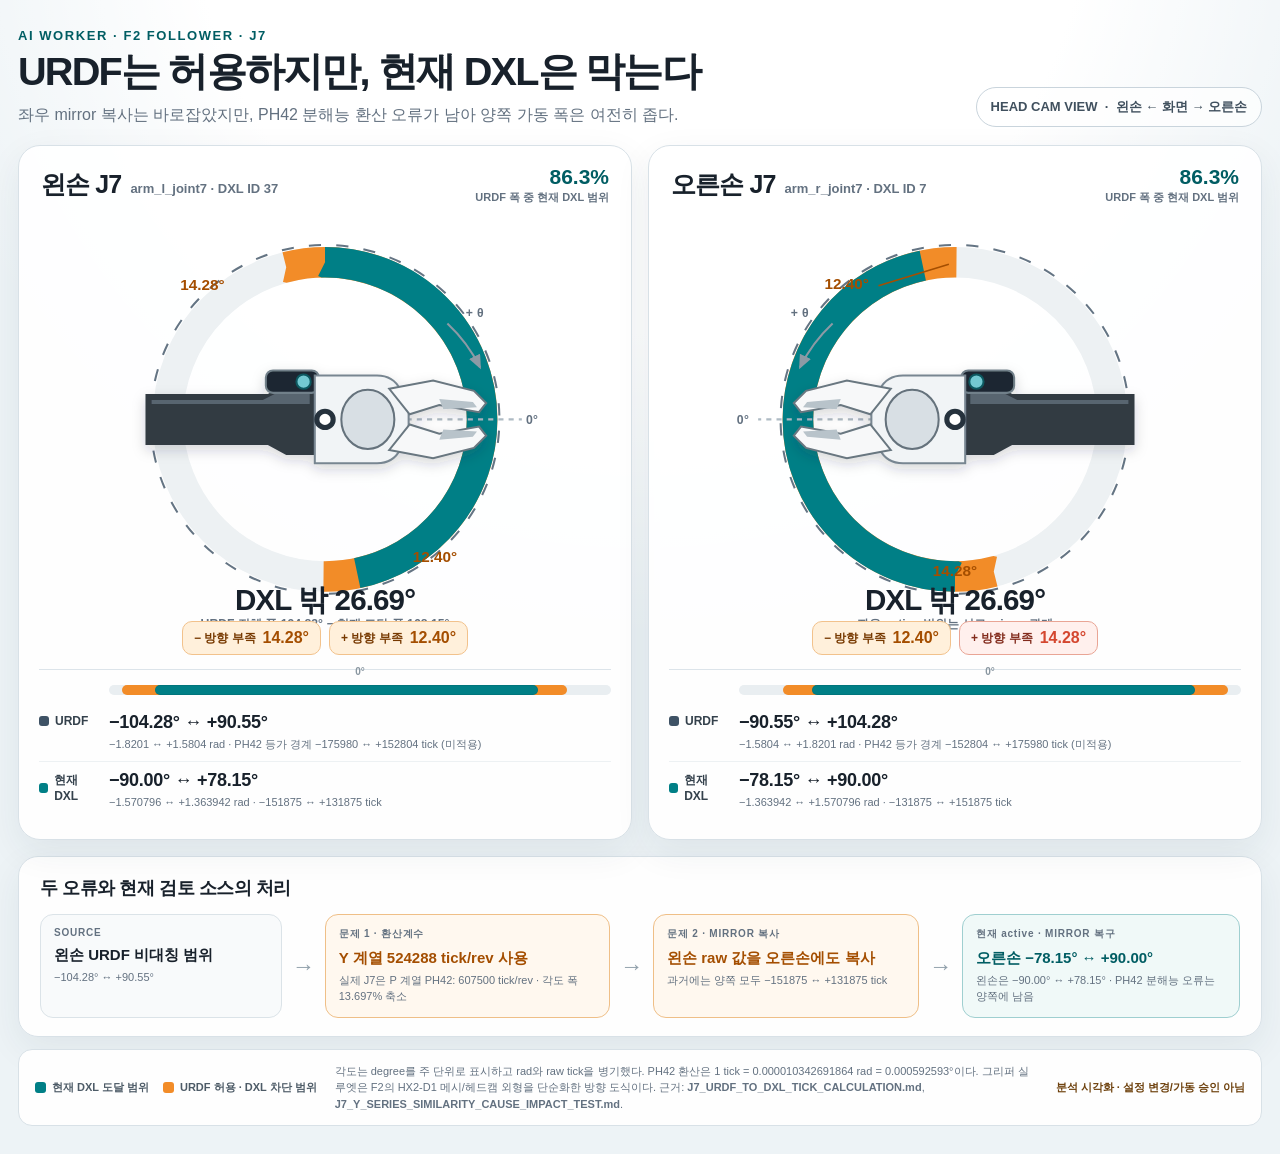
<file: docs/review/assets/f2_j7/J7_URDF_DXL_RANGE_VISUALIZATION.html>
<!doctype html>
<html lang="ko">
<head>
  <meta charset="utf-8">
  <meta name="viewport" content="width=device-width, initial-scale=1">
  <title>F2 J7 URDF · DXL 범위 불일치</title>
  <style>
    :root {
      color-scheme: light;
      --ink: #18212b;
      --muted: #637180;
      --line: #dce4ea;
      --paper: #ffffff;
      --canvas: #edf3f6;
      --dxl: #007f86;
      --dxl-dark: #005d63;
      --dxl-soft: #d9f0ef;
      --loss: #f28c28;
      --loss-dark: #a44e00;
      --loss-soft: #fff0db;
      --danger: #d4472f;
      --urdf: #3e5265;
      --steel: #d9e0e5;
      --steel-dark: #46515d;
    }

    * { box-sizing: border-box; }

    body {
      margin: 0;
      color: var(--ink);
      background:
        radial-gradient(circle at 50% -10%, #fff 0 28rem, transparent 47rem),
        var(--canvas);
      font-family: Pretendard, "Noto Sans KR", "Apple SD Gothic Neo", Arial, sans-serif;
      font-variant-numeric: tabular-nums;
    }

    main {
      width: min(1460px, calc(100% - 36px));
      margin: 28px auto;
    }

    .hero {
      display: grid;
      grid-template-columns: 1fr auto;
      align-items: end;
      gap: 24px;
      margin-bottom: 18px;
    }

    .eyebrow {
      margin: 0 0 7px;
      color: var(--dxl-dark);
      font-size: 13px;
      font-weight: 850;
      letter-spacing: .12em;
    }

    h1 {
      margin: 0;
      font-size: clamp(30px, 3.1vw, 48px);
      line-height: 1.08;
      letter-spacing: -.045em;
    }

    .subtitle {
      margin: 10px 0 0;
      color: var(--muted);
      font-size: 16px;
      line-height: 1.5;
    }

    .view-badge {
      padding: 10px 14px;
      border: 1px solid #c9d4dc;
      border-radius: 999px;
      background: rgba(255,255,255,.72);
      color: #40505e;
      font-size: 13px;
      font-weight: 800;
      white-space: nowrap;
    }

    .cards {
      display: grid;
      grid-template-columns: 1fr 1fr;
      gap: 16px;
    }

    .hand-card,
    .cause,
    .legend-note {
      border: 1px solid #d8e1e7;
      background: rgba(255,255,255,.95);
      box-shadow: 0 12px 36px rgba(30, 52, 67, .07);
    }

    .hand-card {
      position: relative;
      overflow: hidden;
      border-radius: 22px;
    }

    .hand-head {
      display: flex;
      align-items: center;
      justify-content: space-between;
      gap: 14px;
      padding: 20px 22px 0;
    }

    .hand-title {
      display: flex;
      align-items: baseline;
      gap: 9px;
    }

    .hand-title h2 {
      margin: 0;
      font-size: 25px;
      letter-spacing: -.035em;
    }

    .hand-title span {
      color: var(--muted);
      font-size: 13px;
      font-weight: 750;
    }

    .coverage {
      display: grid;
      justify-items: end;
      line-height: 1;
    }

    .coverage strong {
      color: var(--dxl-dark);
      font-size: 21px;
    }

    .coverage small {
      margin-top: 5px;
      color: var(--muted);
      font-size: 11px;
      font-weight: 750;
    }

    .diagram {
      display: block;
      width: 100%;
      height: auto;
      margin: -7px 0 -13px;
    }

    .ring-bg { fill: none; stroke: #edf1f3; stroke-width: 30; }
    .ring-urdf { fill: none; stroke: var(--loss); stroke-width: 30; stroke-linecap: butt; }
    .ring-dxl { fill: none; stroke: var(--dxl); stroke-width: 30; stroke-linecap: butt; }
    .ring-outline { fill: none; stroke: var(--urdf); stroke-width: 2; stroke-dasharray: 4 5; opacity: .8; }
    .zero-axis { stroke: #aebbc4; stroke-width: 2; stroke-dasharray: 5 5; }
    .pivot { fill: #fff; stroke: #25323d; stroke-width: 5; }
    .arc-label { fill: var(--muted); font-size: 12px; font-weight: 750; letter-spacing: .03em; }
    .loss-label { fill: var(--loss-dark); font-size: 15px; font-weight: 900; }
    .range-main { fill: var(--ink); font-size: 29px; font-weight: 900; letter-spacing: -.03em; }
    .range-sub { fill: var(--muted); font-size: 12px; font-weight: 700; }
    .dir-arrow { fill: none; stroke: #8c9aa5; stroke-width: 2; }

    .grip-arm { fill: #313a43; }
    .grip-arm-hi { fill: #596570; }
    .grip-shell { fill: #f1f4f6; stroke: #788691; stroke-width: 2; }
    .grip-joint { fill: #d8dfe4; stroke: #65727c; stroke-width: 2; }
    .grip-finger { fill: #f7f8f9; stroke: #697780; stroke-width: 2; }
    .grip-pad { fill: #b8c3ca; }
    .grip-camera { fill: #1e2831; stroke: #71808a; stroke-width: 2; }
    .grip-lens { fill: #73c9d2; stroke: #0b5860; stroke-width: 2; }

    .loss-chips {
      display: flex;
      justify-content: center;
      gap: 8px;
      margin: -2px 18px 14px;
    }

    .chip {
      display: inline-flex;
      align-items: center;
      gap: 7px;
      min-height: 34px;
      padding: 6px 11px;
      border: 1px solid #f2c28c;
      border-radius: 10px;
      background: var(--loss-soft);
      color: #773900;
      font-size: 12px;
      font-weight: 800;
    }

    .chip strong { font-size: 16px; color: var(--loss-dark); }
    .chip.critical { border-color: #e9a595; background: #fff0ed; color: #822b1c; }
    .chip.critical strong { color: var(--danger); }

    .range-table {
      margin: 0 20px 20px;
      padding-top: 15px;
      border-top: 1px solid var(--line);
    }

    .ruler {
      position: relative;
      height: 10px;
      margin: 0 0 9px 70px;
      border-radius: 999px;
      background: #e9eef1;
    }

    .ruler::after {
      content: "0°";
      position: absolute;
      left: 50%;
      top: -19px;
      transform: translateX(-50%);
      color: #8996a0;
      font-size: 10px;
      font-weight: 800;
    }

    .ruler .urdf-band,
    .ruler .dxl-band {
      position: absolute;
      top: 0;
      height: 100%;
    }

    .ruler .urdf-band {
      left: var(--u1);
      right: calc(100% - var(--u2));
      border-radius: 999px;
      background: var(--loss);
    }

    .ruler .dxl-band {
      left: var(--d1);
      right: calc(100% - var(--d2));
      border-radius: 999px;
      background: var(--dxl);
      box-shadow: inset 0 0 0 1px rgba(0,0,0,.08);
    }

    .range-row {
      display: grid;
      grid-template-columns: 62px 1fr;
      gap: 8px;
      align-items: start;
      padding: 8px 0;
    }

    .range-row + .range-row { border-top: 1px solid #edf1f3; }

    .row-name {
      display: inline-flex;
      align-items: center;
      gap: 6px;
      padding-top: 2px;
      color: #34414c;
      font-size: 12px;
      font-weight: 900;
    }

    .swatch {
      width: 10px;
      height: 10px;
      border-radius: 3px;
      background: var(--urdf);
    }

    .swatch.dxl { background: var(--dxl); }

    .values strong {
      display: block;
      font-size: 18px;
      letter-spacing: -.015em;
    }

    .values small {
      display: block;
      margin-top: 4px;
      color: var(--muted);
      font-size: 11px;
      line-height: 1.45;
    }

    .cause {
      margin-top: 16px;
      padding: 19px 21px 18px;
      border-radius: 20px;
    }

    .cause h2 {
      margin: 0 0 14px;
      font-size: 18px;
      letter-spacing: -.025em;
    }

    .flow {
      display: grid;
      grid-template-columns: 1fr auto 1.18fr auto 1.1fr auto 1.15fr;
      align-items: stretch;
      gap: 10px;
    }

    .flow-step {
      min-height: 90px;
      padding: 12px 13px;
      border: 1px solid #dbe3e8;
      border-radius: 13px;
      background: #f8fafb;
    }

    .flow-step.problem { border-color: #efbf87; background: #fff8ef; }
    .flow-step.result { border-color: #9fcfd0; background: #f0f9f8; }

    .step-no {
      display: block;
      margin-bottom: 7px;
      color: var(--muted);
      font-size: 10px;
      font-weight: 900;
      letter-spacing: .08em;
    }

    .flow-step strong {
      display: block;
      font-size: 15px;
      line-height: 1.3;
    }

    .flow-step p {
      margin: 5px 0 0;
      color: var(--muted);
      font-size: 11px;
      line-height: 1.45;
    }

    .flow-step.problem strong { color: var(--loss-dark); }
    .flow-step.result strong { color: var(--dxl-dark); }

    .flow-arrow {
      display: grid;
      place-items: center;
      color: #91a0ab;
      font-size: 23px;
      font-weight: 400;
    }

    .legend-note {
      display: grid;
      grid-template-columns: auto 1fr auto;
      gap: 18px;
      align-items: center;
      margin-top: 12px;
      padding: 13px 16px;
      border-radius: 14px;
      box-shadow: none;
      color: var(--muted);
      font-size: 11px;
      line-height: 1.5;
    }

    .legend {
      display: flex;
      gap: 14px;
      color: #4d5b67;
      font-weight: 800;
      white-space: nowrap;
    }

    .legend span { display: inline-flex; align-items: center; gap: 6px; }
    .dot { width: 11px; height: 11px; border-radius: 3px; background: var(--dxl); }
    .dot.loss { background: var(--loss); }

    .safety {
      color: #6d400c;
      font-weight: 800;
      text-align: right;
      white-space: nowrap;
    }

    @media (max-width: 980px) {
      main { width: min(720px, calc(100% - 24px)); margin: 18px auto; }
      .hero { grid-template-columns: 1fr; gap: 12px; }
      .view-badge { justify-self: start; }
      .cards { grid-template-columns: 1fr; }
      .flow { grid-template-columns: 1fr; }
      .flow-arrow { transform: rotate(90deg); min-height: 12px; }
      .legend-note { grid-template-columns: 1fr; }
      .safety { text-align: left; white-space: normal; }
    }

    @media print {
      @page { size: A3 landscape; margin: 11mm; }
      body { background: #fff; }
      main { width: 100%; margin: 0; }
      .hand-card, .cause, .legend-note { box-shadow: none; break-inside: avoid; }
    }
  </style>
</head>
<body>
<main>
  <header class="hero">
    <div>
      <p class="eyebrow">AI WORKER · F2 FOLLOWER · J7</p>
      <h1>URDF는 허용하지만, 현재 DXL은 막는다</h1>
      <p class="subtitle">좌우 mirror 복사는 바로잡았지만, PH42 분해능 환산 오류가 남아 양쪽 가동 폭은 여전히 좁다.</p>
    </div>
    <div class="view-badge">HEAD CAM VIEW&nbsp; · &nbsp;왼손 ← 화면 → 오른손</div>
  </header>

  <section class="cards" aria-label="좌우 J7 범위 비교">
    <article class="hand-card">
      <div class="hand-head">
        <div class="hand-title">
          <h2>왼손 J7</h2>
          <span>arm_l_joint7 · DXL ID 37</span>
        </div>
        <div class="coverage"><strong>86.3%</strong><small>URDF 폭 중 현재 DXL 범위</small></div>
      </div>

      <svg class="diagram" viewBox="0 0 600 430" role="img" aria-label="왼손 J7 URDF와 DXL 각도 범위">
        <defs>
          <marker id="arrow-l" markerWidth="8" markerHeight="8" refX="6" refY="3" orient="auto">
            <path d="M0,0 L0,6 L7,3 z" fill="#8c9aa5"/>
          </marker>
          <filter id="soft-shadow-l" x="-30%" y="-30%" width="160%" height="160%">
            <feDropShadow dx="0" dy="5" stdDeviation="6" flood-color="#24303a" flood-opacity=".18"/>
          </filter>
        </defs>

        <circle class="ring-bg" cx="300" cy="219" r="154"/>
        <circle class="ring-urdf" cx="300" cy="219" r="154" pathLength="360"
                stroke-dasharray="194.834 165.166" transform="rotate(-104.284 300 219)"/>
        <circle class="ring-dxl" cx="300" cy="219" r="154" pathLength="360"
                stroke-dasharray="168.148 191.852" transform="rotate(-90 300 219)"/>
        <circle class="ring-outline" cx="300" cy="219" r="171" pathLength="360"
                stroke-dasharray="194.834 165.166" transform="rotate(-104.284 300 219)"/>

        <line class="zero-axis" x1="300" y1="219" x2="493" y2="219"/>
        <text class="arc-label" x="497" y="224">0°</text>
        <path class="dir-arrow" d="M 420 125 A 150 150 0 0 1 452 168" marker-end="url(#arrow-l)"/>
        <text class="arc-label" x="438" y="119">+ θ</text>
        <text class="loss-label" x="158" y="92">14.28°</text>
        <text class="loss-label" x="386" y="359">12.40°</text>

        <g transform="translate(300 219)" filter="url(#soft-shadow-l)" aria-label="HX2-D1 계열 그리퍼 실루엣">
          <path class="grip-arm" d="M-176,-25 H-56 L-38,-35 H-8 V35 H-38 L-56,25 H-176 Z"/>
          <path class="grip-arm-hi" d="M-170,-19 H-61 L-45,-27 H-15 V-15 H-170 Z"/>
          <rect class="grip-camera" x="-58" y="-48" width="52" height="22" rx="7"/>
          <circle class="grip-lens" cx="-21" cy="-37" r="7"/>
          <path class="grip-shell" d="M-10,-43 H51 Q67,-43 74,-29 L82,-12 V12 L74,29 Q67,43 51,43 H-10 Z"/>
          <ellipse class="grip-joint" cx="42" cy="0" rx="26" ry="29"/>
          <circle class="pivot" cx="0" cy="0" r="8"/>
          <path class="grip-finger" d="M63,-30 L106,-38 L146,-28 L158,-16 L151,-7 L112,-14 L83,-5 Z"/>
          <path class="grip-finger" d="M63,30 L106,38 L146,28 L158,16 L151,7 L112,14 L83,5 Z"/>
          <path class="grip-pad" d="M112,-20 L145,-17 L149,-12 L116,-10 Z"/>
          <path class="grip-pad" d="M112,20 L145,17 L149,12 L116,10 Z"/>
        </g>

        <text class="range-main" x="300" y="406" text-anchor="middle">DXL 밖 26.69°</text>
        <text class="range-sub" x="300" y="424" text-anchor="middle">URDF 전체 폭 194.83° − 현재 도달 폭 168.15°</text>
      </svg>

      <div class="loss-chips" aria-label="왼손 부족 범위">
        <div class="chip">− 방향 부족 <strong>14.28°</strong></div>
        <div class="chip">+ 방향 부족 <strong>12.40°</strong></div>
      </div>

      <div class="range-table">
        <div class="ruler" style="--u1:2.598%;--u2:91.159%;--d1:9.091%;--d2:85.522%;">
          <span class="urdf-band"></span><span class="dxl-band"></span>
        </div>
        <div class="range-row">
          <div class="row-name"><span class="swatch"></span>URDF</div>
          <div class="values">
            <strong>−104.28° ↔ +90.55°</strong>
            <small>−1.8201 ↔ +1.5804 rad · PH42 등가 경계 −175980 ↔ +152804 tick (미적용)</small>
          </div>
        </div>
        <div class="range-row">
          <div class="row-name"><span class="swatch dxl"></span>현재 DXL</div>
          <div class="values">
            <strong>−90.00° ↔ +78.15°</strong>
            <small>−1.570796 ↔ +1.363942 rad · −151875 ↔ +131875 tick</small>
          </div>
        </div>
      </div>
    </article>

    <article class="hand-card">
      <div class="hand-head">
        <div class="hand-title">
          <h2>오른손 J7</h2>
          <span>arm_r_joint7 · DXL ID 7</span>
        </div>
        <div class="coverage"><strong>86.3%</strong><small>URDF 폭 중 현재 DXL 범위</small></div>
      </div>

      <svg class="diagram" viewBox="0 0 600 430" role="img" aria-label="오른손 J7 URDF와 DXL 각도 범위">
        <defs>
          <marker id="arrow-r" markerWidth="8" markerHeight="8" refX="6" refY="3" orient="auto">
            <path d="M0,0 L0,6 L7,3 z" fill="#8c9aa5"/>
          </marker>
          <filter id="soft-shadow-r" x="-30%" y="-30%" width="160%" height="160%">
            <feDropShadow dx="0" dy="5" stdDeviation="6" flood-color="#24303a" flood-opacity=".18"/>
          </filter>
        </defs>
        <circle class="ring-bg" cx="300" cy="219" r="154"/>
        <circle class="ring-urdf" cx="300" cy="219" r="154" pathLength="360"
                stroke-dasharray="194.834 165.166" transform="rotate(75.716 300 219)"/>
        <circle class="ring-dxl" cx="300" cy="219" r="154" pathLength="360"
                stroke-dasharray="168.148 191.852" transform="rotate(90 300 219)"/>
        <circle class="ring-outline" cx="300" cy="219" r="171" pathLength="360"
                stroke-dasharray="194.834 165.166" transform="rotate(75.716 300 219)"/>

        <line class="zero-axis" x1="300" y1="219" x2="107" y2="219"/>
        <text class="arc-label" x="86" y="224">0°</text>
        <path class="dir-arrow" d="M 180 125 A 150 150 0 0 0 148 168" marker-end="url(#arrow-r)"/>
        <text class="arc-label" x="139" y="119">+ θ</text>
        <path d="M225 88 L294 67" fill="none" stroke="#a44e00" stroke-width="1.5"/>
        <text class="loss-label" x="172" y="91">12.40°</text>
        <text class="loss-label" x="300" y="373" text-anchor="middle">14.28°</text>

        <g transform="translate(300 219) scale(-1 1)" filter="url(#soft-shadow-r)" aria-label="HX2-D1 계열 그리퍼 실루엣">
          <path class="grip-arm" d="M-176,-25 H-56 L-38,-35 H-8 V35 H-38 L-56,25 H-176 Z"/>
          <path class="grip-arm-hi" d="M-170,-19 H-61 L-45,-27 H-15 V-15 H-170 Z"/>
          <rect class="grip-camera" x="-58" y="-48" width="52" height="22" rx="7"/>
          <circle class="grip-lens" cx="-21" cy="-37" r="7"/>
          <path class="grip-shell" d="M-10,-43 H51 Q67,-43 74,-29 L82,-12 V12 L74,29 Q67,43 51,43 H-10 Z"/>
          <ellipse class="grip-joint" cx="42" cy="0" rx="26" ry="29"/>
          <circle class="pivot" cx="0" cy="0" r="8"/>
          <path class="grip-finger" d="M63,-30 L106,-38 L146,-28 L158,-16 L151,-7 L112,-14 L83,-5 Z"/>
          <path class="grip-finger" d="M63,30 L106,38 L146,28 L158,16 L151,7 L112,14 L83,5 Z"/>
          <path class="grip-pad" d="M112,-20 L145,-17 L149,-12 L116,-10 Z"/>
          <path class="grip-pad" d="M112,20 L145,17 L149,12 L116,10 Z"/>
        </g>

        <text class="range-main" x="300" y="406" text-anchor="middle">DXL 밖 26.69°</text>
        <text class="range-sub" x="300" y="424" text-anchor="middle">좌우 active 범위는 서로 mirror 관계</text>
      </svg>

      <div class="loss-chips" aria-label="오른손 부족 범위">
        <div class="chip">− 방향 부족 <strong>12.40°</strong></div>
        <div class="chip critical">+ 방향 부족 <strong>14.28°</strong></div>
      </div>

      <div class="range-table">
        <div class="ruler" style="--u1:8.841%;--u2:97.402%;--d1:14.478%;--d2:90.909%;">
          <span class="urdf-band"></span><span class="dxl-band"></span>
        </div>
        <div class="range-row">
          <div class="row-name"><span class="swatch"></span>URDF</div>
          <div class="values">
            <strong>−90.55° ↔ +104.28°</strong>
            <small>−1.5804 ↔ +1.8201 rad · PH42 등가 경계 −152804 ↔ +175980 tick (미적용)</small>
          </div>
        </div>
        <div class="range-row">
          <div class="row-name"><span class="swatch dxl"></span>현재 DXL</div>
          <div class="values">
            <strong>−78.15° ↔ +90.00°</strong>
            <small>−1.363942 ↔ +1.570796 rad · −131875 ↔ +151875 tick</small>
          </div>
        </div>
      </div>
    </article>
  </section>

  <section class="cause" aria-label="오류 발생 흐름">
    <h2>두 오류와 현재 검토 소스의 처리</h2>
    <div class="flow">
      <div class="flow-step">
        <span class="step-no">SOURCE</span>
        <strong>왼손 URDF 비대칭 범위</strong>
        <p>−104.28° ↔ +90.55°</p>
      </div>
      <div class="flow-arrow">→</div>
      <div class="flow-step problem">
        <span class="step-no">문제 1 · 환산계수</span>
        <strong>Y 계열 524288 tick/rev 사용</strong>
        <p>실제 J7은 P 계열 PH42: 607500 tick/rev · 각도 폭 13.697% 축소</p>
      </div>
      <div class="flow-arrow">→</div>
      <div class="flow-step problem">
        <span class="step-no">문제 2 · MIRROR 복사</span>
        <strong>왼손 raw 값을 오른손에도 복사</strong>
        <p>과거에는 양쪽 모두 −151875 ↔ +131875 tick</p>
      </div>
      <div class="flow-arrow">→</div>
      <div class="flow-step result">
        <span class="step-no">현재 active · MIRROR 복구</span>
        <strong>오른손 −78.15° ↔ +90.00°</strong>
        <p>왼손은 −90.00° ↔ +78.15° · PH42 분해능 오류는 양쪽에 남음</p>
      </div>
    </div>
  </section>

  <footer class="legend-note">
    <div class="legend">
      <span><i class="dot"></i>현재 DXL 도달 범위</span>
      <span><i class="dot loss"></i>URDF 허용 · DXL 차단 범위</span>
    </div>
    <div>
      각도는 degree를 주 단위로 표시하고 rad와 raw tick을 병기했다. PH42 환산은 1 tick = 0.000010342691864 rad = 0.000592593°이다.
      그리퍼 실루엣은 F2의 HX2-D1 메시/헤드캠 외형을 단순화한 방향 도식이다.
      근거: <b>J7_URDF_TO_DXL_TICK_CALCULATION.md</b>, <b>J7_Y_SERIES_SIMILARITY_CAUSE_IMPACT_TEST.md</b>.
    </div>
    <div class="safety">분석 시각화 · 설정 변경/가동 승인 아님</div>
  </footer>
</main>
</body>
</html>
</file>
